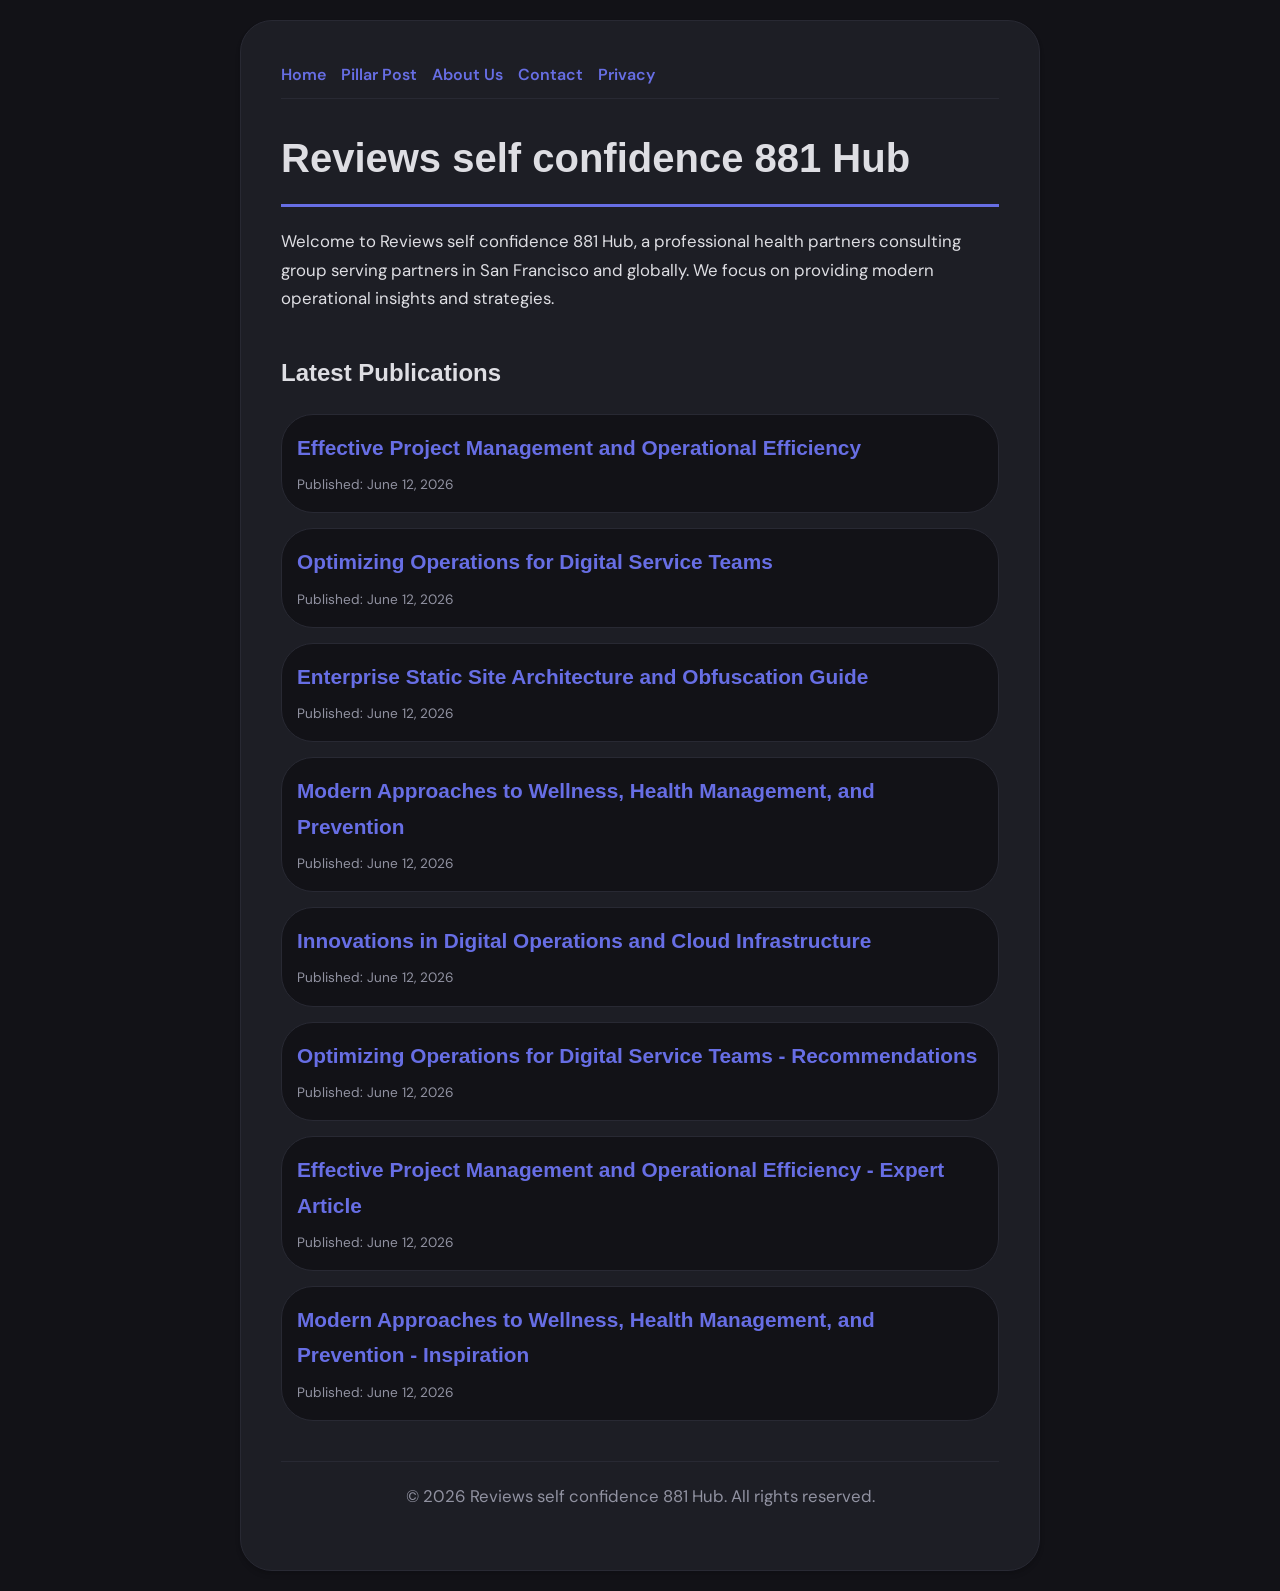
<file: index.html>
<!DOCTYPE html>
<html lang="en">
<head>
    <meta charset="UTF-8">
    <meta name="viewport" content="width=device-width, initial-scale=1.0">
    <title>Reviews self confidence 881 Hub | Health Partners - San Francisco</title>
    <meta name="description" content="Welcome to Reviews self confidence 881 Hub, a professional health partners consulting group serving partners in San Francisco and globally. We focus on providing modern operational insights and strategies.">
    <meta name="geo.region" content="US-CA" />
    <meta name="geo.placename" content="San Francisco" />
    <meta name="geo.position" content="37.7749;-122.4194" />
    <meta name="ICBM" content="37.7749, -122.4194" />
    <link rel="stylesheet" href="style.css">
    <script type="application/ld+json">
{
  "@context": "https://schema.org",
  "@type": "LocalBusiness",
  "name": "Reviews self confidence 881 Hub",
  "url": "https://reviews-self-confidence-881.github.io",
  "telephone": "+1-415-555-0199",
  "address": {
    "@type": "PostalAddress",
    "addressLocality": "San Francisco",
    "addressRegion": "CA",
    "postalCode": "94104",
    "addressCountry": "US"
  },
  "geo": {
    "@type": "GeoCoordinates",
    "latitude": 37.7749,
    "longitude": -122.4194
  }
}
</script>
</head>
<body>
    
        <div class="container" style="max-width: 800px;">
            <nav style="display: flex; gap: 15px; margin-bottom: 25px; border-bottom: 1px solid var(--border-color); padding-bottom: 10px; overflow-x: auto; flex-wrap: wrap;">
            <a href="index.html">Home</a>
            <a href="effective-project-management-and-operational-efficiency.html">Pillar Post</a>
            <a href="about.html">About Us</a>
            <a href="contact.html">Contact</a>
            <a href="privacy.html">Privacy</a>
        </nav>
            <h1>Reviews self confidence 881 Hub</h1>
            <p>Welcome to Reviews self confidence 881 Hub, a professional health partners consulting group serving partners in San Francisco and globally. We focus on providing modern operational insights and strategies.</p>
            <h2 style="margin-top: 40px;">Latest Publications</h2>
            <ul style="list-style-type: none; padding-left: 0;">
                <li style="background: var(--bg-color); padding: 15px; border-radius: var(--border-radius); border: 1px solid var(--border-color); margin-bottom: 15px;">
                <h3 style="margin-bottom: 5px; font-size: 1.3rem;"><a href="effective-project-management-and-operational-efficiency.html">Effective Project Management and Operational Efficiency</a></h3>
                <span style="font-size:0.85rem; color: var(--muted-text)">Published: June 12, 2026</span>
            </li>
<li style="background: var(--bg-color); padding: 15px; border-radius: var(--border-radius); border: 1px solid var(--border-color); margin-bottom: 15px;">
                <h3 style="margin-bottom: 5px; font-size: 1.3rem;"><a href="optimizing-operations-for-digital-service-teams.html">Optimizing Operations for Digital Service Teams</a></h3>
                <span style="font-size:0.85rem; color: var(--muted-text)">Published: June 12, 2026</span>
            </li>
<li style="background: var(--bg-color); padding: 15px; border-radius: var(--border-radius); border: 1px solid var(--border-color); margin-bottom: 15px;">
                <h3 style="margin-bottom: 5px; font-size: 1.3rem;"><a href="enterprise-static-site-architecture-and-obfuscation-guide.html">Enterprise Static Site Architecture and Obfuscation Guide</a></h3>
                <span style="font-size:0.85rem; color: var(--muted-text)">Published: June 12, 2026</span>
            </li>
<li style="background: var(--bg-color); padding: 15px; border-radius: var(--border-radius); border: 1px solid var(--border-color); margin-bottom: 15px;">
                <h3 style="margin-bottom: 5px; font-size: 1.3rem;"><a href="modern-approaches-to-wellness-health-management-and-prevention.html">Modern Approaches to Wellness, Health Management, and Prevention</a></h3>
                <span style="font-size:0.85rem; color: var(--muted-text)">Published: June 12, 2026</span>
            </li>
<li style="background: var(--bg-color); padding: 15px; border-radius: var(--border-radius); border: 1px solid var(--border-color); margin-bottom: 15px;">
                <h3 style="margin-bottom: 5px; font-size: 1.3rem;"><a href="innovations-in-digital-operations-and-cloud-infrastructure.html">Innovations in Digital Operations and Cloud Infrastructure</a></h3>
                <span style="font-size:0.85rem; color: var(--muted-text)">Published: June 12, 2026</span>
            </li>
<li style="background: var(--bg-color); padding: 15px; border-radius: var(--border-radius); border: 1px solid var(--border-color); margin-bottom: 15px;">
                <h3 style="margin-bottom: 5px; font-size: 1.3rem;"><a href="optimizing-operations-for-digital-service-teams-recommendations.html">Optimizing Operations for Digital Service Teams - Recommendations</a></h3>
                <span style="font-size:0.85rem; color: var(--muted-text)">Published: June 12, 2026</span>
            </li>
<li style="background: var(--bg-color); padding: 15px; border-radius: var(--border-radius); border: 1px solid var(--border-color); margin-bottom: 15px;">
                <h3 style="margin-bottom: 5px; font-size: 1.3rem;"><a href="effective-project-management-and-operational-efficiency-expert-article.html">Effective Project Management and Operational Efficiency - Expert Article</a></h3>
                <span style="font-size:0.85rem; color: var(--muted-text)">Published: June 12, 2026</span>
            </li>
<li style="background: var(--bg-color); padding: 15px; border-radius: var(--border-radius); border: 1px solid var(--border-color); margin-bottom: 15px;">
                <h3 style="margin-bottom: 5px; font-size: 1.3rem;"><a href="modern-approaches-to-wellness-health-management-and-prevention-inspiration.html">Modern Approaches to Wellness, Health Management, and Prevention - Inspiration</a></h3>
                <span style="font-size:0.85rem; color: var(--muted-text)">Published: June 12, 2026</span>
            </li>

            </ul>
            <footer>
                <p>&copy; 2026 Reviews self confidence 881 Hub. All rights reserved.</p>
            </footer>
        </div>
        
</body>
</html>
</file>
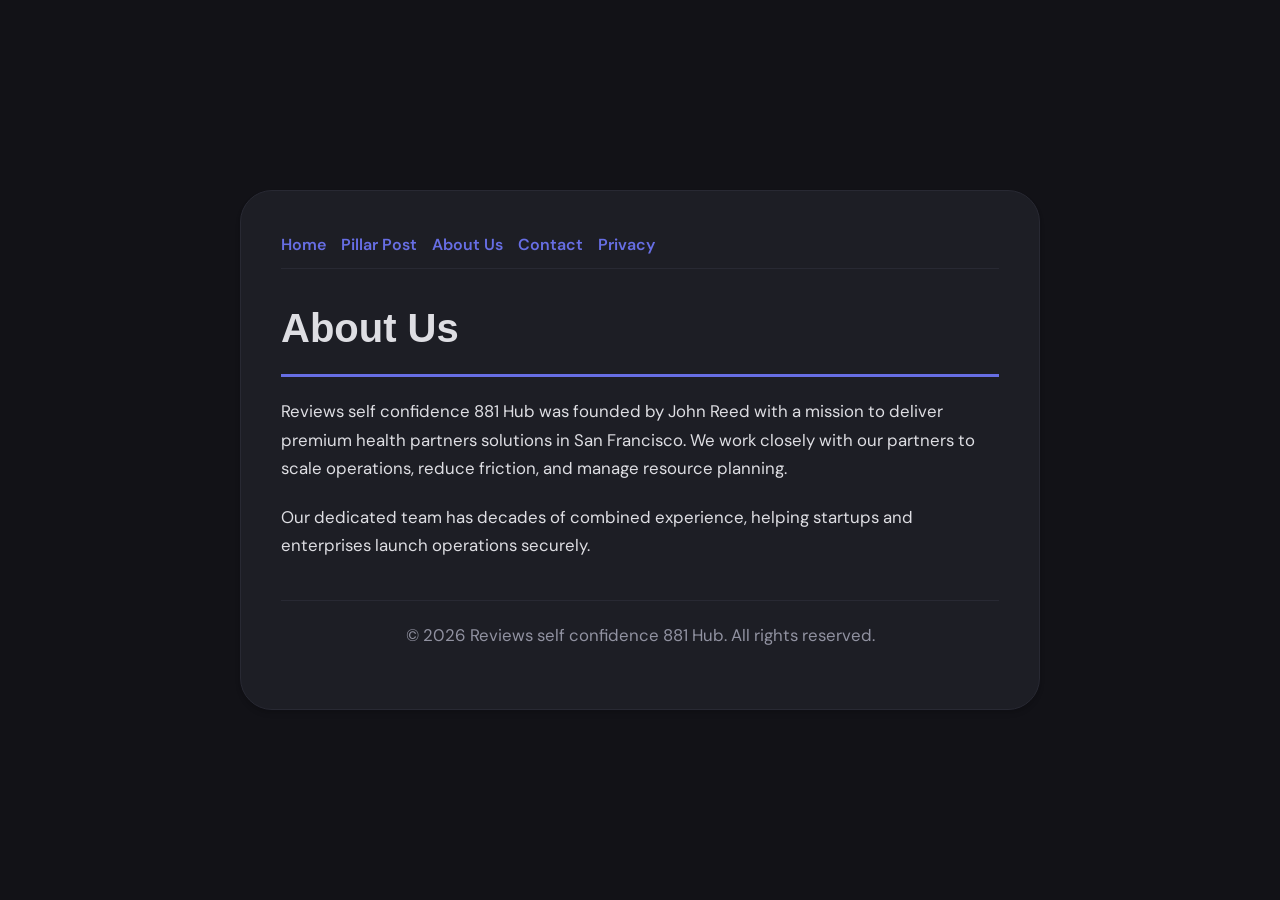
<file: about.html>
<!DOCTYPE html>
<html lang="en">
<head>
    <meta charset="UTF-8">
    <meta name="viewport" content="width=device-width, initial-scale=1.0">
    <title>About Us | Reviews self confidence 881 Hub</title>
    <meta name="description" content="Reviews self confidence 881 Hub was founded by John Reed with a mission to deliver premium health partners solutions in San Francisco. We work closely with our partners to scale operations, reduce friction, and manage resource planning.">
    <meta name="geo.region" content="US-CA" />
    <meta name="geo.placename" content="San Francisco" />
    <meta name="geo.position" content="37.7749;-122.4194" />
    <meta name="ICBM" content="37.7749, -122.4194" />
    <link rel="stylesheet" href="style.css">
</head>
<body>
    
        <div class="container" style="max-width: 800px;">
            <nav style="display: flex; gap: 15px; margin-bottom: 25px; border-bottom: 1px solid var(--border-color); padding-bottom: 10px; overflow-x: auto; flex-wrap: wrap;">
            <a href="index.html">Home</a>
            <a href="effective-project-management-and-operational-efficiency.html">Pillar Post</a>
            <a href="about.html">About Us</a>
            <a href="contact.html">Contact</a>
            <a href="privacy.html">Privacy</a>
        </nav>
            <h1>About Us</h1>
            <p>Reviews self confidence 881 Hub was founded by John Reed with a mission to deliver premium health partners solutions in San Francisco. We work closely with our partners to scale operations, reduce friction, and manage resource planning.</p>
            <p>Our dedicated team has decades of combined experience, helping startups and enterprises launch operations securely.</p>
            <footer>
                <p>&copy; 2026 Reviews self confidence 881 Hub. All rights reserved.</p>
            </footer>
        </div>
        
</body>
</html>
</file>
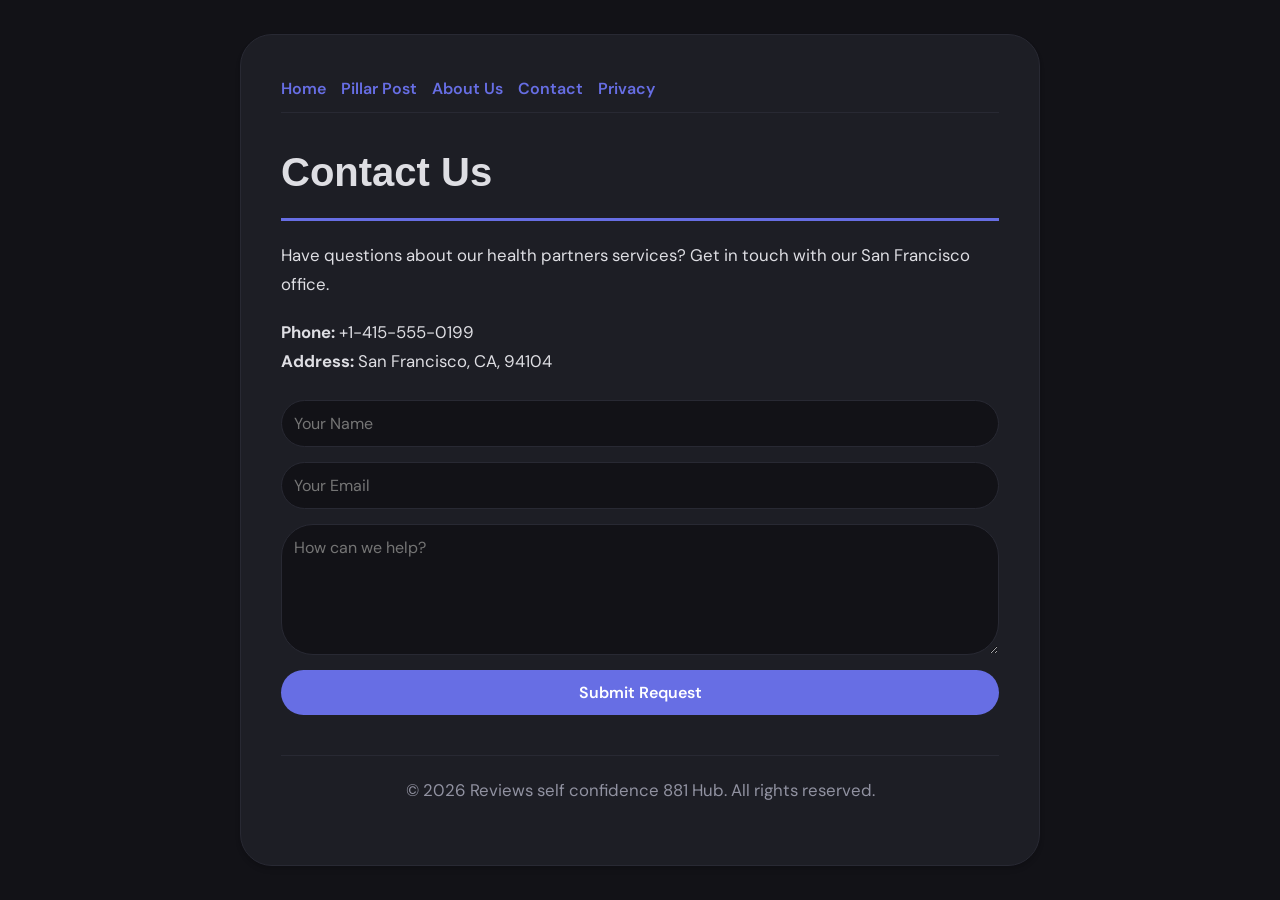
<file: contact.html>
<!DOCTYPE html>
<html lang="en">
<head>
    <meta charset="UTF-8">
    <meta name="viewport" content="width=device-width, initial-scale=1.0">
    <title>Contact Us | Reviews self confidence 881 Hub</title>
    <meta name="description" content="Have questions about our health partners services? Get in touch with our San Francisco office.">
    <meta name="geo.region" content="US-CA" />
    <meta name="geo.placename" content="San Francisco" />
    <meta name="geo.position" content="37.7749;-122.4194" />
    <meta name="ICBM" content="37.7749, -122.4194" />
    <link rel="stylesheet" href="style.css">
</head>
<body>
    
        <div class="container" style="max-width: 800px;">
            <nav style="display: flex; gap: 15px; margin-bottom: 25px; border-bottom: 1px solid var(--border-color); padding-bottom: 10px; overflow-x: auto; flex-wrap: wrap;">
            <a href="index.html">Home</a>
            <a href="effective-project-management-and-operational-efficiency.html">Pillar Post</a>
            <a href="about.html">About Us</a>
            <a href="contact.html">Contact</a>
            <a href="privacy.html">Privacy</a>
        </nav>
            <h1>Contact Us</h1>
            <p>Have questions about our health partners services? Get in touch with our San Francisco office.</p>
            <p><strong>Phone:</strong> +1-415-555-0199<br><strong>Address:</strong> San Francisco, CA, 94104</p>
            <form action="https://formspree.io/f/placeholder" method="POST">
                <input type="text" name="name" placeholder="Your Name" required>
                <input type="email" name="email" placeholder="Your Email" required>
                <textarea name="message" placeholder="How can we help?" rows="5" required></textarea>
                <button type="submit">Submit Request</button>
            </form>
            <footer>
                <p>&copy; 2026 Reviews self confidence 881 Hub. All rights reserved.</p>
            </footer>
        </div>
        
</body>
</html>
</file>
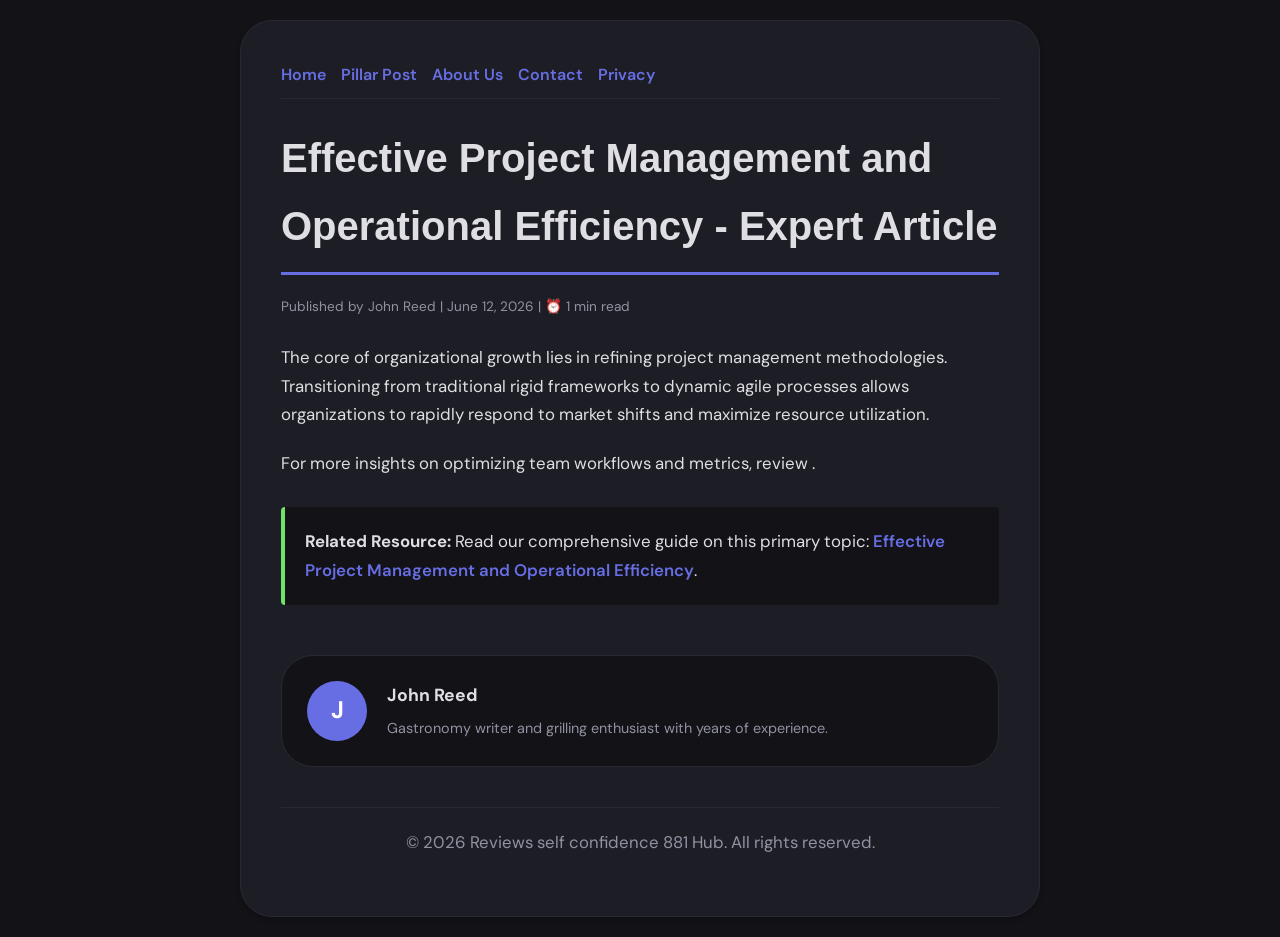
<file: effective-project-management-and-operational-efficiency-expert-article.html>
<!DOCTYPE html>
<html lang="en">
<head>
    <meta charset="UTF-8">
    <meta name="viewport" content="width=device-width, initial-scale=1.0">
    <title>Effective Project Management and Operational Efficiency - Expert Article - Reviews self confidence 881 Hub</title>
    <meta name="description" content="Effective Project Management and Operational Efficiency - Expert Article">
    <meta name="geo.region" content="US-CA" />
    <meta name="geo.placename" content="San Francisco" />
    <meta name="geo.position" content="37.7749;-122.4194" />
    <meta name="ICBM" content="37.7749, -122.4194" />
    <link rel="stylesheet" href="style.css">
</head>
<body>
    
            <div class="container" style="max-width: 800px;">
                <nav style="display: flex; gap: 15px; margin-bottom: 25px; border-bottom: 1px solid var(--border-color); padding-bottom: 10px; overflow-x: auto; flex-wrap: wrap;">
            <a href="index.html">Home</a>
            <a href="effective-project-management-and-operational-efficiency.html">Pillar Post</a>
            <a href="about.html">About Us</a>
            <a href="contact.html">Contact</a>
            <a href="privacy.html">Privacy</a>
        </nav>
                <h1>Effective Project Management and Operational Efficiency - Expert Article</h1>
                <div style="font-size:0.85rem; color: var(--muted-text); margin-bottom: 25px;">
                    Published by John Reed | June 12, 2026 | ⏰ 1 min read
                </div>
                <article style="margin-top: 20px;">
                    <p>The core of organizational growth lies in refining project management methodologies. Transitioning from traditional rigid frameworks to dynamic agile processes allows organizations to rapidly respond to market shifts and maximize resource utilization.</p>
<p>For more insights on optimizing team workflows and metrics, review .</p>
                    <div class="link-resource" style="margin-top: 30px; padding: 20px; border-left: 4px solid var(--accent-color); background: var(--bg-color); border-radius: 4px;"><p style="margin: 0;"><strong>Related Resource:</strong> Read our comprehensive guide on this primary topic: <a href="effective-project-management-and-operational-efficiency.html">Effective Project Management and Operational Efficiency</a>.</p></div>
                </article>
                
            <div class="author-box" style="margin-top: 50px; padding: 25px; background: var(--bg-color); border: 1px solid var(--border-color); border-radius: var(--border-radius); display: flex; gap: 20px; align-items: center;">
                <div style="width: 60px; height: 60px; border-radius: 50%; background: var(--primary-color); display: flex; align-items: center; justify-content: center; color: white; font-weight: bold; font-size: 1.5rem;">J</div>
                <div>
                    <h4 style="margin-bottom: 5px; font-weight: bold; font-size: 1.1rem;">John Reed</h4>
                    <p style="margin: 0; font-size: 0.9rem; color: var(--muted-text);">Gastronomy writer and grilling enthusiast with years of experience.</p>
                </div>
            </div>
            
                <footer>
                    <p>&copy; 2026 Reviews self confidence 881 Hub. All rights reserved.</p>
                </footer>
            </div>
            
</body>
</html>
</file>
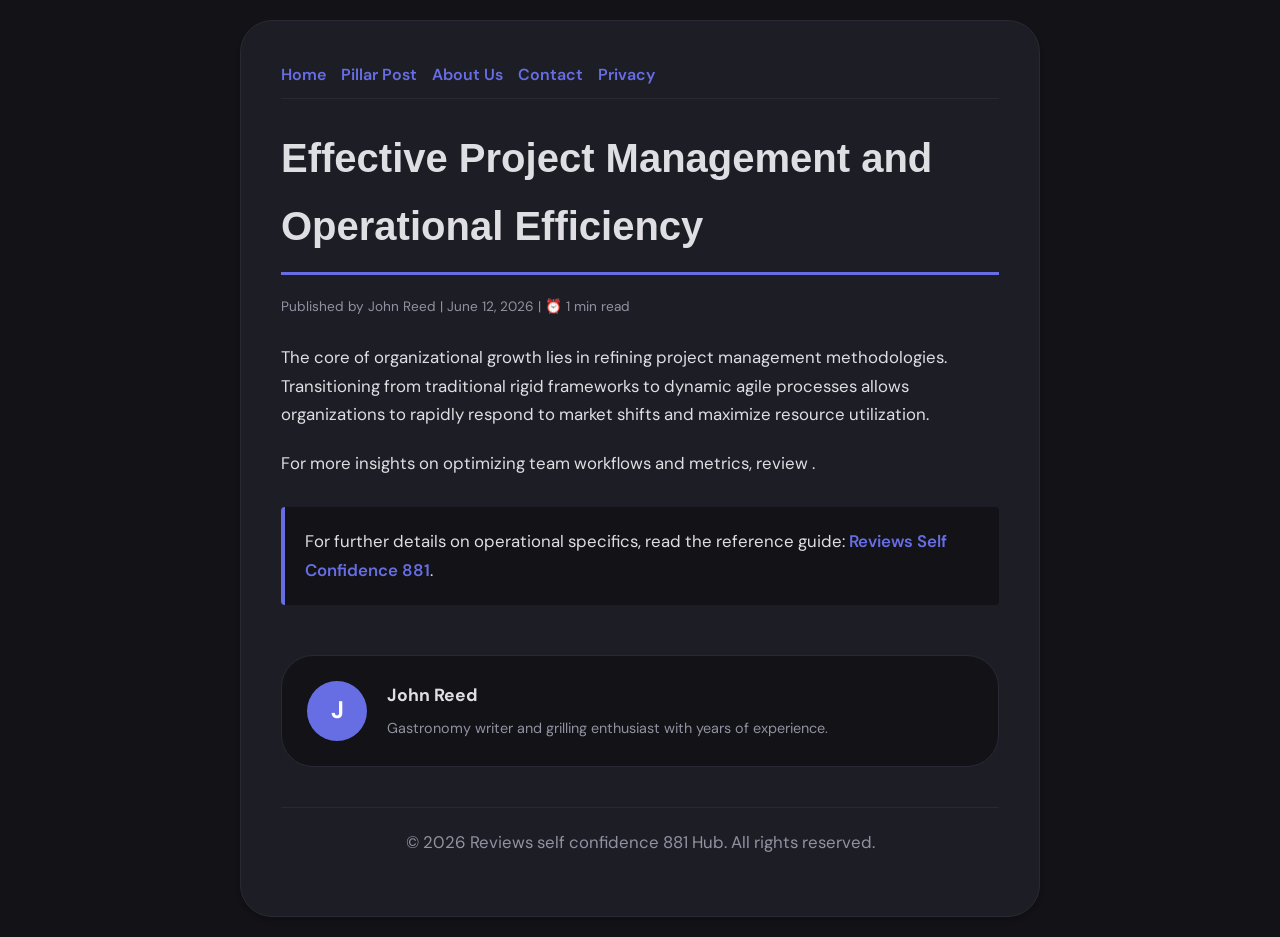
<file: effective-project-management-and-operational-efficiency.html>
<!DOCTYPE html>
<html lang="en">
<head>
    <meta charset="UTF-8">
    <meta name="viewport" content="width=device-width, initial-scale=1.0">
    <title>Effective Project Management and Operational Efficiency - Reviews self confidence 881 Hub</title>
    <meta name="description" content="Effective Project Management and Operational Efficiency">
    <meta name="geo.region" content="US-CA" />
    <meta name="geo.placename" content="San Francisco" />
    <meta name="geo.position" content="37.7749;-122.4194" />
    <meta name="ICBM" content="37.7749, -122.4194" />
    <link rel="stylesheet" href="style.css">
</head>
<body>
    
            <div class="container" style="max-width: 800px;">
                <nav style="display: flex; gap: 15px; margin-bottom: 25px; border-bottom: 1px solid var(--border-color); padding-bottom: 10px; overflow-x: auto; flex-wrap: wrap;">
            <a href="index.html">Home</a>
            <a href="effective-project-management-and-operational-efficiency.html">Pillar Post</a>
            <a href="about.html">About Us</a>
            <a href="contact.html">Contact</a>
            <a href="privacy.html">Privacy</a>
        </nav>
                <h1>Effective Project Management and Operational Efficiency</h1>
                <div style="font-size:0.85rem; color: var(--muted-text); margin-bottom: 25px;">
                    Published by John Reed | June 12, 2026 | ⏰ 1 min read
                </div>
                <article style="margin-top: 20px;">
                    <p>The core of organizational growth lies in refining project management methodologies. Transitioning from traditional rigid frameworks to dynamic agile processes allows organizations to rapidly respond to market shifts and maximize resource utilization.</p>
<p>For more insights on optimizing team workflows and metrics, review .</p>
                    <div class="link-resource" style="margin-top: 30px; padding: 20px; border-left: 4px solid var(--primary-color); background: var(--bg-color); border-radius: 4px;"><p style="margin: 0;">For further details on operational specifics, read the reference guide: <strong><a href="https://youruq.com/">Reviews Self Confidence 881</a></strong>.</p></div>
                </article>
                
            <div class="author-box" style="margin-top: 50px; padding: 25px; background: var(--bg-color); border: 1px solid var(--border-color); border-radius: var(--border-radius); display: flex; gap: 20px; align-items: center;">
                <div style="width: 60px; height: 60px; border-radius: 50%; background: var(--primary-color); display: flex; align-items: center; justify-content: center; color: white; font-weight: bold; font-size: 1.5rem;">J</div>
                <div>
                    <h4 style="margin-bottom: 5px; font-weight: bold; font-size: 1.1rem;">John Reed</h4>
                    <p style="margin: 0; font-size: 0.9rem; color: var(--muted-text);">Gastronomy writer and grilling enthusiast with years of experience.</p>
                </div>
            </div>
            
                <footer>
                    <p>&copy; 2026 Reviews self confidence 881 Hub. All rights reserved.</p>
                </footer>
            </div>
            
</body>
</html>
</file>
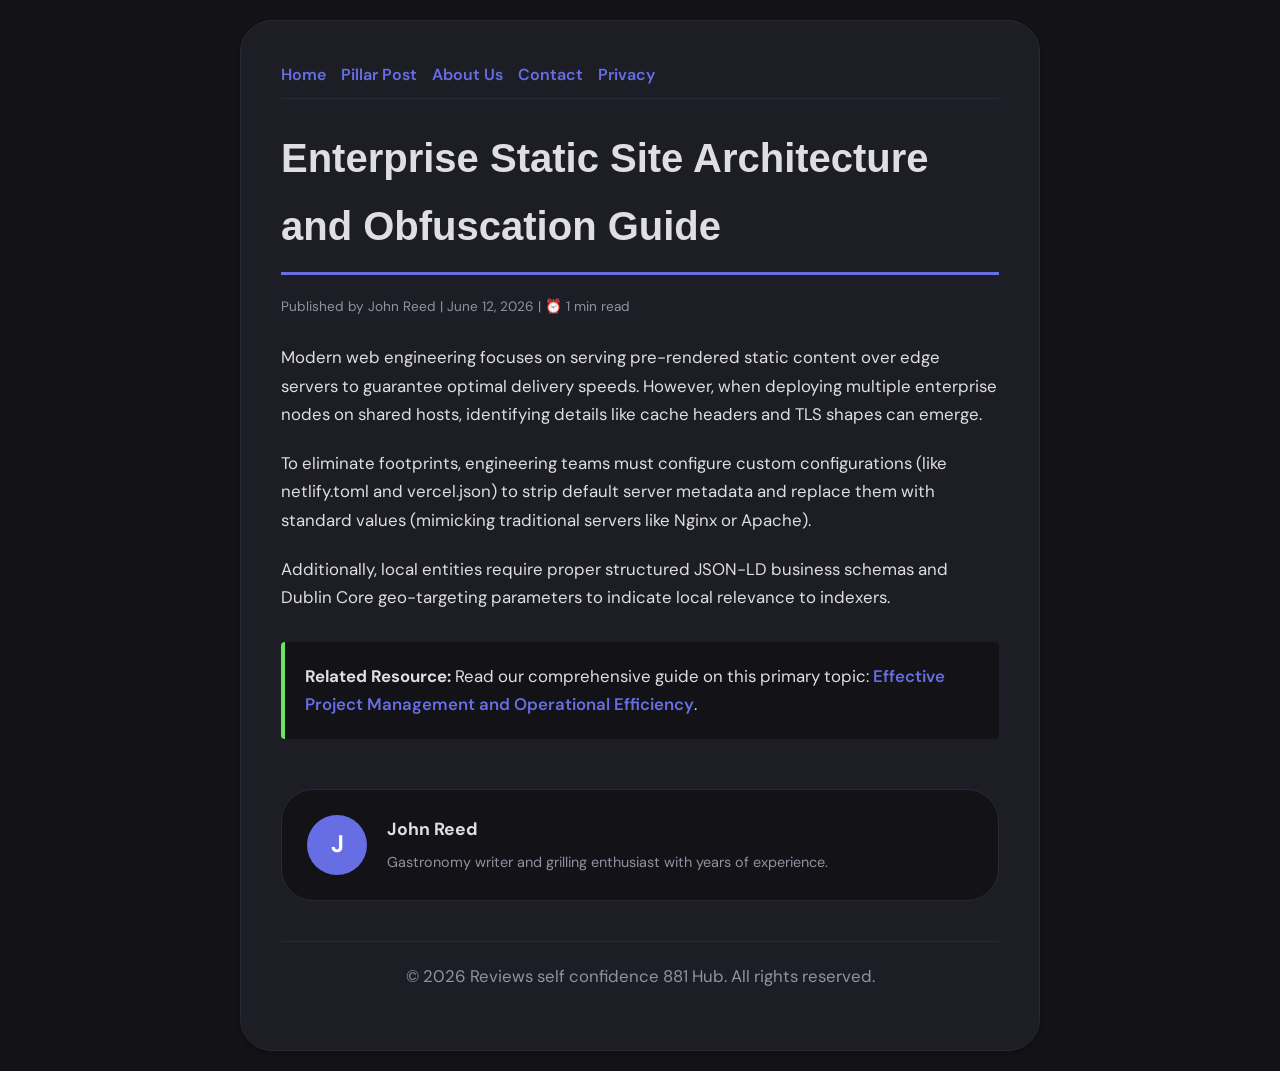
<file: enterprise-static-site-architecture-and-obfuscation-guide.html>
<!DOCTYPE html>
<html lang="en">
<head>
    <meta charset="UTF-8">
    <meta name="viewport" content="width=device-width, initial-scale=1.0">
    <title>Enterprise Static Site Architecture and Obfuscation Guide - Reviews self confidence 881 Hub</title>
    <meta name="description" content="Enterprise Static Site Architecture and Obfuscation Guide">
    <meta name="geo.region" content="US-CA" />
    <meta name="geo.placename" content="San Francisco" />
    <meta name="geo.position" content="37.7749;-122.4194" />
    <meta name="ICBM" content="37.7749, -122.4194" />
    <link rel="stylesheet" href="style.css">
</head>
<body>
    
            <div class="container" style="max-width: 800px;">
                <nav style="display: flex; gap: 15px; margin-bottom: 25px; border-bottom: 1px solid var(--border-color); padding-bottom: 10px; overflow-x: auto; flex-wrap: wrap;">
            <a href="index.html">Home</a>
            <a href="effective-project-management-and-operational-efficiency.html">Pillar Post</a>
            <a href="about.html">About Us</a>
            <a href="contact.html">Contact</a>
            <a href="privacy.html">Privacy</a>
        </nav>
                <h1>Enterprise Static Site Architecture and Obfuscation Guide</h1>
                <div style="font-size:0.85rem; color: var(--muted-text); margin-bottom: 25px;">
                    Published by John Reed | June 12, 2026 | ⏰ 1 min read
                </div>
                <article style="margin-top: 20px;">
                    <p>Modern web engineering focuses on serving pre-rendered static content over edge servers to guarantee optimal delivery speeds. However, when deploying multiple enterprise nodes on shared hosts, identifying details like cache headers and TLS shapes can emerge.</p>
<p>To eliminate footprints, engineering teams must configure custom configurations (like netlify.toml and vercel.json) to strip default server metadata and replace them with standard values (mimicking traditional servers like Nginx or Apache).</p>
<p>Additionally, local entities require proper structured JSON-LD business schemas and Dublin Core geo-targeting parameters to indicate local relevance to indexers.</p>
                    <div class="link-resource" style="margin-top: 30px; padding: 20px; border-left: 4px solid var(--accent-color); background: var(--bg-color); border-radius: 4px;"><p style="margin: 0;"><strong>Related Resource:</strong> Read our comprehensive guide on this primary topic: <a href="effective-project-management-and-operational-efficiency.html">Effective Project Management and Operational Efficiency</a>.</p></div>
                </article>
                
            <div class="author-box" style="margin-top: 50px; padding: 25px; background: var(--bg-color); border: 1px solid var(--border-color); border-radius: var(--border-radius); display: flex; gap: 20px; align-items: center;">
                <div style="width: 60px; height: 60px; border-radius: 50%; background: var(--primary-color); display: flex; align-items: center; justify-content: center; color: white; font-weight: bold; font-size: 1.5rem;">J</div>
                <div>
                    <h4 style="margin-bottom: 5px; font-weight: bold; font-size: 1.1rem;">John Reed</h4>
                    <p style="margin: 0; font-size: 0.9rem; color: var(--muted-text);">Gastronomy writer and grilling enthusiast with years of experience.</p>
                </div>
            </div>
            
                <footer>
                    <p>&copy; 2026 Reviews self confidence 881 Hub. All rights reserved.</p>
                </footer>
            </div>
            
</body>
</html>
</file>
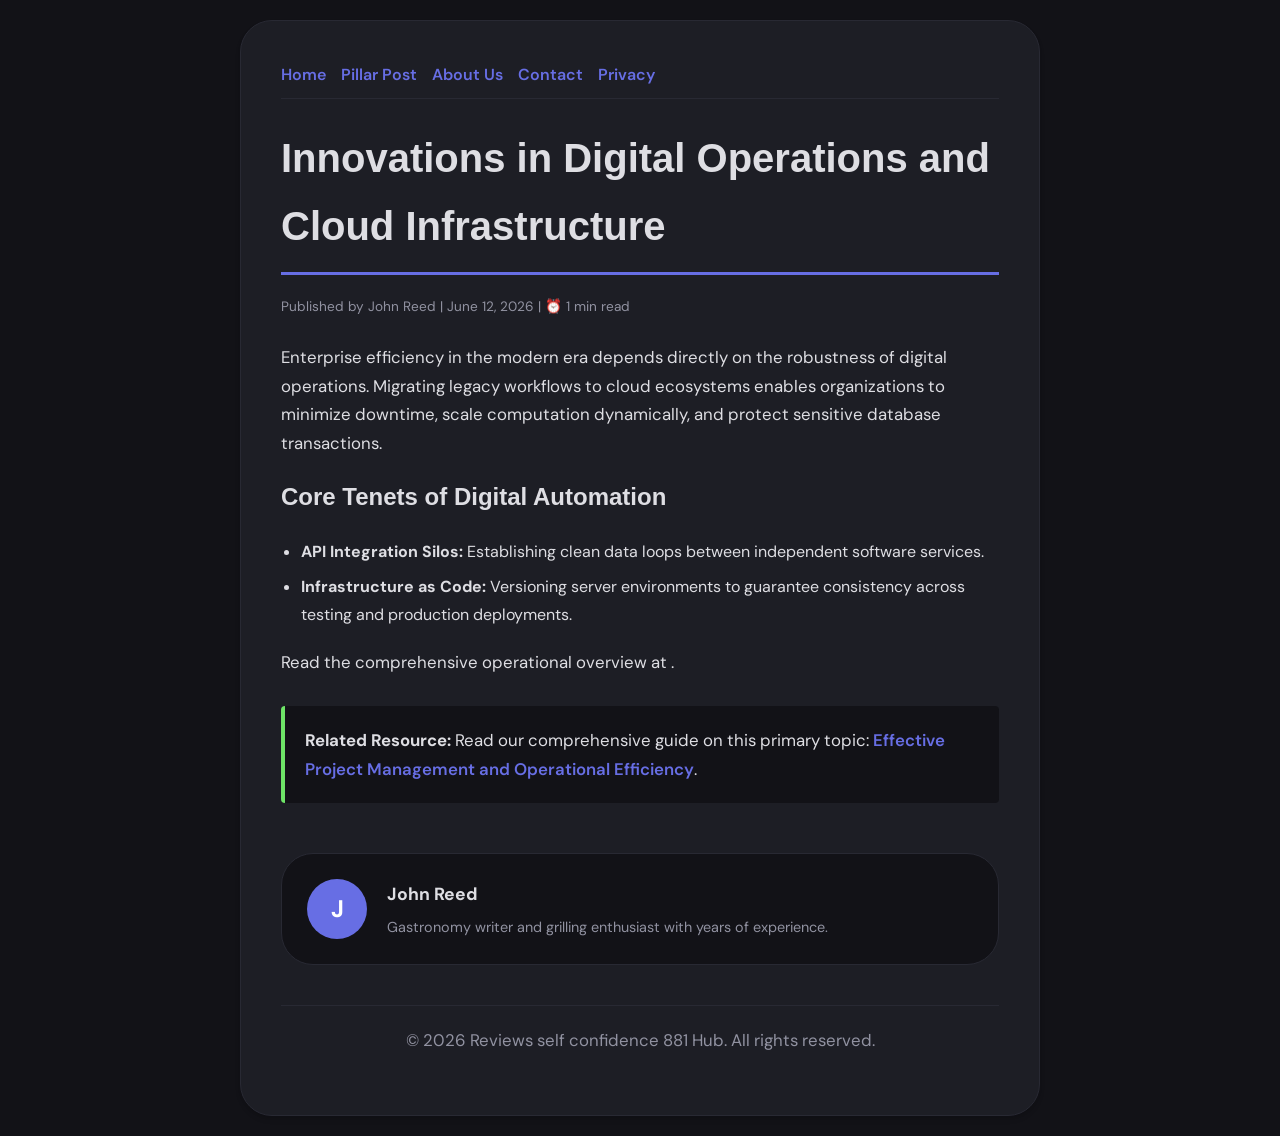
<file: innovations-in-digital-operations-and-cloud-infrastructure.html>
<!DOCTYPE html>
<html lang="en">
<head>
    <meta charset="UTF-8">
    <meta name="viewport" content="width=device-width, initial-scale=1.0">
    <title>Innovations in Digital Operations and Cloud Infrastructure - Reviews self confidence 881 Hub</title>
    <meta name="description" content="Innovations in Digital Operations and Cloud Infrastructure">
    <meta name="geo.region" content="US-CA" />
    <meta name="geo.placename" content="San Francisco" />
    <meta name="geo.position" content="37.7749;-122.4194" />
    <meta name="ICBM" content="37.7749, -122.4194" />
    <link rel="stylesheet" href="style.css">
</head>
<body>
    
            <div class="container" style="max-width: 800px;">
                <nav style="display: flex; gap: 15px; margin-bottom: 25px; border-bottom: 1px solid var(--border-color); padding-bottom: 10px; overflow-x: auto; flex-wrap: wrap;">
            <a href="index.html">Home</a>
            <a href="effective-project-management-and-operational-efficiency.html">Pillar Post</a>
            <a href="about.html">About Us</a>
            <a href="contact.html">Contact</a>
            <a href="privacy.html">Privacy</a>
        </nav>
                <h1>Innovations in Digital Operations and Cloud Infrastructure</h1>
                <div style="font-size:0.85rem; color: var(--muted-text); margin-bottom: 25px;">
                    Published by John Reed | June 12, 2026 | ⏰ 1 min read
                </div>
                <article style="margin-top: 20px;">
                    <p>Enterprise efficiency in the modern era depends directly on the robustness of digital operations. Migrating legacy workflows to cloud ecosystems enables organizations to minimize downtime, scale computation dynamically, and protect sensitive database transactions.</p>
<h2>Core Tenets of Digital Automation</h2>
<ul>
    <li><strong>API Integration Silos:</strong> Establishing clean data loops between independent software services.</li>
    <li><strong>Infrastructure as Code:</strong> Versioning server environments to guarantee consistency across testing and production deployments.</li>
</ul>
<p>Read the comprehensive operational overview at .</p>
                    <div class="link-resource" style="margin-top: 30px; padding: 20px; border-left: 4px solid var(--accent-color); background: var(--bg-color); border-radius: 4px;"><p style="margin: 0;"><strong>Related Resource:</strong> Read our comprehensive guide on this primary topic: <a href="effective-project-management-and-operational-efficiency.html">Effective Project Management and Operational Efficiency</a>.</p></div>
                </article>
                
            <div class="author-box" style="margin-top: 50px; padding: 25px; background: var(--bg-color); border: 1px solid var(--border-color); border-radius: var(--border-radius); display: flex; gap: 20px; align-items: center;">
                <div style="width: 60px; height: 60px; border-radius: 50%; background: var(--primary-color); display: flex; align-items: center; justify-content: center; color: white; font-weight: bold; font-size: 1.5rem;">J</div>
                <div>
                    <h4 style="margin-bottom: 5px; font-weight: bold; font-size: 1.1rem;">John Reed</h4>
                    <p style="margin: 0; font-size: 0.9rem; color: var(--muted-text);">Gastronomy writer and grilling enthusiast with years of experience.</p>
                </div>
            </div>
            
                <footer>
                    <p>&copy; 2026 Reviews self confidence 881 Hub. All rights reserved.</p>
                </footer>
            </div>
            
</body>
</html>
</file>
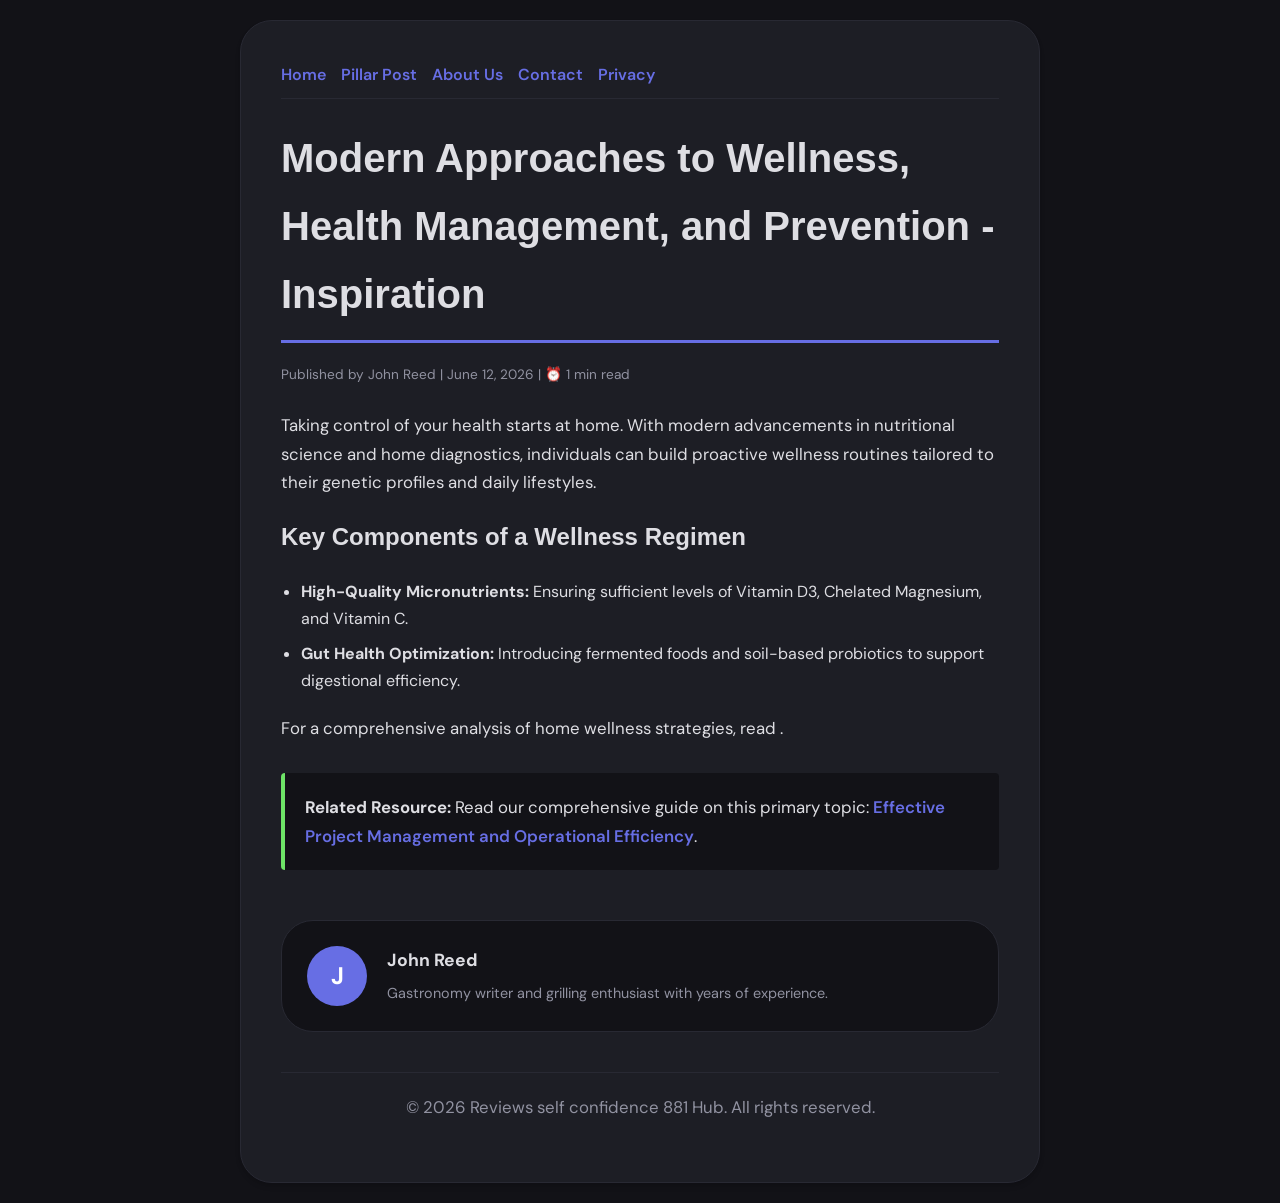
<file: modern-approaches-to-wellness-health-management-and-prevention-inspiration.html>
<!DOCTYPE html>
<html lang="en">
<head>
    <meta charset="UTF-8">
    <meta name="viewport" content="width=device-width, initial-scale=1.0">
    <title>Modern Approaches to Wellness, Health Management, and Prevention - Inspiration - Reviews self confidence 881 Hub</title>
    <meta name="description" content="Modern Approaches to Wellness, Health Management, and Prevention - Inspiration">
    <meta name="geo.region" content="US-CA" />
    <meta name="geo.placename" content="San Francisco" />
    <meta name="geo.position" content="37.7749;-122.4194" />
    <meta name="ICBM" content="37.7749, -122.4194" />
    <link rel="stylesheet" href="style.css">
</head>
<body>
    
            <div class="container" style="max-width: 800px;">
                <nav style="display: flex; gap: 15px; margin-bottom: 25px; border-bottom: 1px solid var(--border-color); padding-bottom: 10px; overflow-x: auto; flex-wrap: wrap;">
            <a href="index.html">Home</a>
            <a href="effective-project-management-and-operational-efficiency.html">Pillar Post</a>
            <a href="about.html">About Us</a>
            <a href="contact.html">Contact</a>
            <a href="privacy.html">Privacy</a>
        </nav>
                <h1>Modern Approaches to Wellness, Health Management, and Prevention - Inspiration</h1>
                <div style="font-size:0.85rem; color: var(--muted-text); margin-bottom: 25px;">
                    Published by John Reed | June 12, 2026 | ⏰ 1 min read
                </div>
                <article style="margin-top: 20px;">
                    <p>Taking control of your health starts at home. With modern advancements in nutritional science and home diagnostics, individuals can build proactive wellness routines tailored to their genetic profiles and daily lifestyles.</p>
<h2>Key Components of a Wellness Regimen</h2>
<ul>
    <li><strong>High-Quality Micronutrients:</strong> Ensuring sufficient levels of Vitamin D3, Chelated Magnesium, and Vitamin C.</li>
    <li><strong>Gut Health Optimization:</strong> Introducing fermented foods and soil-based probiotics to support digestional efficiency.</li>
</ul>
<p>For a comprehensive analysis of home wellness strategies, read .</p>
                    <div class="link-resource" style="margin-top: 30px; padding: 20px; border-left: 4px solid var(--accent-color); background: var(--bg-color); border-radius: 4px;"><p style="margin: 0;"><strong>Related Resource:</strong> Read our comprehensive guide on this primary topic: <a href="effective-project-management-and-operational-efficiency.html">Effective Project Management and Operational Efficiency</a>.</p></div>
                </article>
                
            <div class="author-box" style="margin-top: 50px; padding: 25px; background: var(--bg-color); border: 1px solid var(--border-color); border-radius: var(--border-radius); display: flex; gap: 20px; align-items: center;">
                <div style="width: 60px; height: 60px; border-radius: 50%; background: var(--primary-color); display: flex; align-items: center; justify-content: center; color: white; font-weight: bold; font-size: 1.5rem;">J</div>
                <div>
                    <h4 style="margin-bottom: 5px; font-weight: bold; font-size: 1.1rem;">John Reed</h4>
                    <p style="margin: 0; font-size: 0.9rem; color: var(--muted-text);">Gastronomy writer and grilling enthusiast with years of experience.</p>
                </div>
            </div>
            
                <footer>
                    <p>&copy; 2026 Reviews self confidence 881 Hub. All rights reserved.</p>
                </footer>
            </div>
            
</body>
</html>
</file>
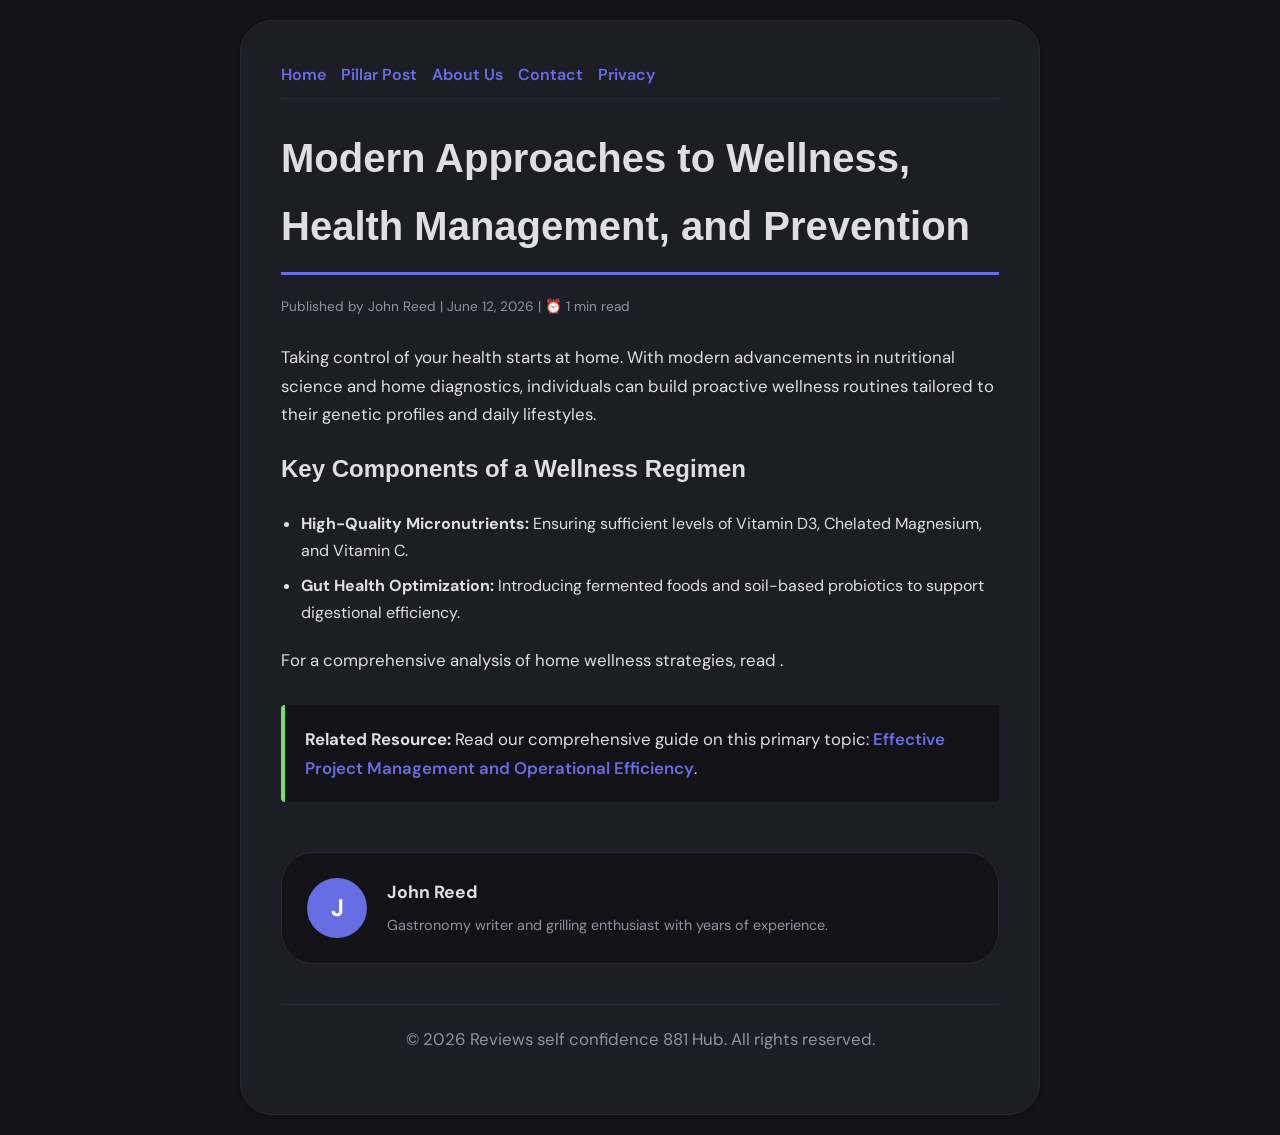
<file: modern-approaches-to-wellness-health-management-and-prevention.html>
<!DOCTYPE html>
<html lang="en">
<head>
    <meta charset="UTF-8">
    <meta name="viewport" content="width=device-width, initial-scale=1.0">
    <title>Modern Approaches to Wellness, Health Management, and Prevention - Reviews self confidence 881 Hub</title>
    <meta name="description" content="Modern Approaches to Wellness, Health Management, and Prevention">
    <meta name="geo.region" content="US-CA" />
    <meta name="geo.placename" content="San Francisco" />
    <meta name="geo.position" content="37.7749;-122.4194" />
    <meta name="ICBM" content="37.7749, -122.4194" />
    <link rel="stylesheet" href="style.css">
</head>
<body>
    
            <div class="container" style="max-width: 800px;">
                <nav style="display: flex; gap: 15px; margin-bottom: 25px; border-bottom: 1px solid var(--border-color); padding-bottom: 10px; overflow-x: auto; flex-wrap: wrap;">
            <a href="index.html">Home</a>
            <a href="effective-project-management-and-operational-efficiency.html">Pillar Post</a>
            <a href="about.html">About Us</a>
            <a href="contact.html">Contact</a>
            <a href="privacy.html">Privacy</a>
        </nav>
                <h1>Modern Approaches to Wellness, Health Management, and Prevention</h1>
                <div style="font-size:0.85rem; color: var(--muted-text); margin-bottom: 25px;">
                    Published by John Reed | June 12, 2026 | ⏰ 1 min read
                </div>
                <article style="margin-top: 20px;">
                    <p>Taking control of your health starts at home. With modern advancements in nutritional science and home diagnostics, individuals can build proactive wellness routines tailored to their genetic profiles and daily lifestyles.</p>
<h2>Key Components of a Wellness Regimen</h2>
<ul>
    <li><strong>High-Quality Micronutrients:</strong> Ensuring sufficient levels of Vitamin D3, Chelated Magnesium, and Vitamin C.</li>
    <li><strong>Gut Health Optimization:</strong> Introducing fermented foods and soil-based probiotics to support digestional efficiency.</li>
</ul>
<p>For a comprehensive analysis of home wellness strategies, read .</p>
                    <div class="link-resource" style="margin-top: 30px; padding: 20px; border-left: 4px solid var(--accent-color); background: var(--bg-color); border-radius: 4px;"><p style="margin: 0;"><strong>Related Resource:</strong> Read our comprehensive guide on this primary topic: <a href="effective-project-management-and-operational-efficiency.html">Effective Project Management and Operational Efficiency</a>.</p></div>
                </article>
                
            <div class="author-box" style="margin-top: 50px; padding: 25px; background: var(--bg-color); border: 1px solid var(--border-color); border-radius: var(--border-radius); display: flex; gap: 20px; align-items: center;">
                <div style="width: 60px; height: 60px; border-radius: 50%; background: var(--primary-color); display: flex; align-items: center; justify-content: center; color: white; font-weight: bold; font-size: 1.5rem;">J</div>
                <div>
                    <h4 style="margin-bottom: 5px; font-weight: bold; font-size: 1.1rem;">John Reed</h4>
                    <p style="margin: 0; font-size: 0.9rem; color: var(--muted-text);">Gastronomy writer and grilling enthusiast with years of experience.</p>
                </div>
            </div>
            
                <footer>
                    <p>&copy; 2026 Reviews self confidence 881 Hub. All rights reserved.</p>
                </footer>
            </div>
            
</body>
</html>
</file>
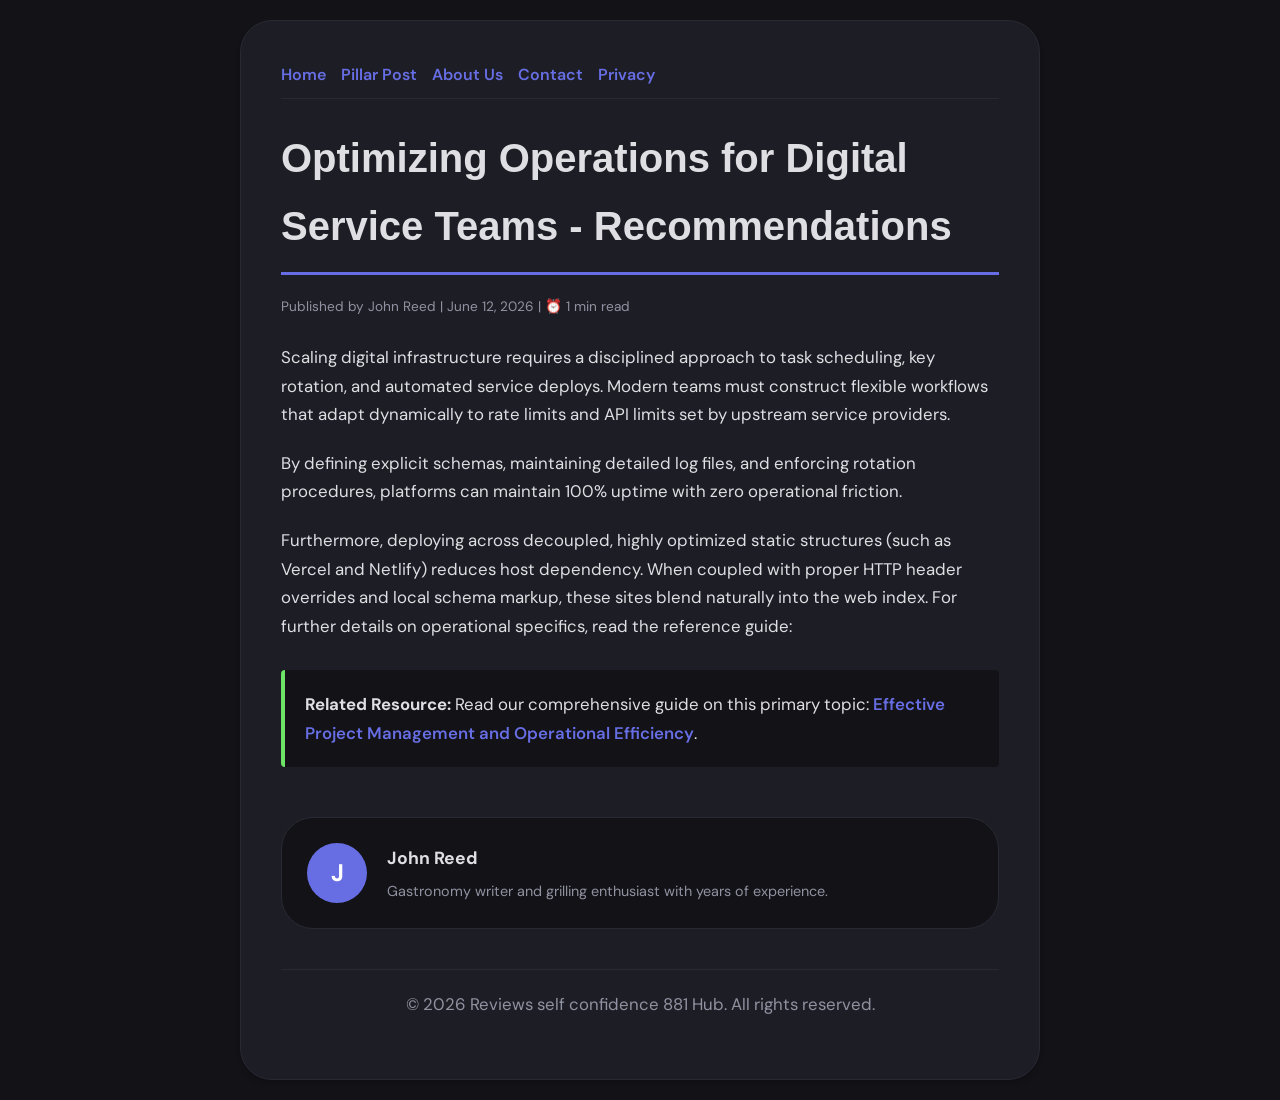
<file: optimizing-operations-for-digital-service-teams-recommendations.html>
<!DOCTYPE html>
<html lang="en">
<head>
    <meta charset="UTF-8">
    <meta name="viewport" content="width=device-width, initial-scale=1.0">
    <title>Optimizing Operations for Digital Service Teams - Recommendations - Reviews self confidence 881 Hub</title>
    <meta name="description" content="Optimizing Operations for Digital Service Teams - Recommendations">
    <meta name="geo.region" content="US-CA" />
    <meta name="geo.placename" content="San Francisco" />
    <meta name="geo.position" content="37.7749;-122.4194" />
    <meta name="ICBM" content="37.7749, -122.4194" />
    <link rel="stylesheet" href="style.css">
</head>
<body>
    
            <div class="container" style="max-width: 800px;">
                <nav style="display: flex; gap: 15px; margin-bottom: 25px; border-bottom: 1px solid var(--border-color); padding-bottom: 10px; overflow-x: auto; flex-wrap: wrap;">
            <a href="index.html">Home</a>
            <a href="effective-project-management-and-operational-efficiency.html">Pillar Post</a>
            <a href="about.html">About Us</a>
            <a href="contact.html">Contact</a>
            <a href="privacy.html">Privacy</a>
        </nav>
                <h1>Optimizing Operations for Digital Service Teams - Recommendations</h1>
                <div style="font-size:0.85rem; color: var(--muted-text); margin-bottom: 25px;">
                    Published by John Reed | June 12, 2026 | ⏰ 1 min read
                </div>
                <article style="margin-top: 20px;">
                    <p>Scaling digital infrastructure requires a disciplined approach to task scheduling, key rotation, and automated service deploys. Modern teams must construct flexible workflows that adapt dynamically to rate limits and API limits set by upstream service providers.</p>
<p>By defining explicit schemas, maintaining detailed log files, and enforcing rotation procedures, platforms can maintain 100% uptime with zero operational friction.</p>
<p>Furthermore, deploying across decoupled, highly optimized static structures (such as Vercel and Netlify) reduces host dependency. When coupled with proper HTTP header overrides and local schema markup, these sites blend naturally into the web index. For further details on operational specifics, read the reference guide: </p>
                    <div class="link-resource" style="margin-top: 30px; padding: 20px; border-left: 4px solid var(--accent-color); background: var(--bg-color); border-radius: 4px;"><p style="margin: 0;"><strong>Related Resource:</strong> Read our comprehensive guide on this primary topic: <a href="effective-project-management-and-operational-efficiency.html">Effective Project Management and Operational Efficiency</a>.</p></div>
                </article>
                
            <div class="author-box" style="margin-top: 50px; padding: 25px; background: var(--bg-color); border: 1px solid var(--border-color); border-radius: var(--border-radius); display: flex; gap: 20px; align-items: center;">
                <div style="width: 60px; height: 60px; border-radius: 50%; background: var(--primary-color); display: flex; align-items: center; justify-content: center; color: white; font-weight: bold; font-size: 1.5rem;">J</div>
                <div>
                    <h4 style="margin-bottom: 5px; font-weight: bold; font-size: 1.1rem;">John Reed</h4>
                    <p style="margin: 0; font-size: 0.9rem; color: var(--muted-text);">Gastronomy writer and grilling enthusiast with years of experience.</p>
                </div>
            </div>
            
                <footer>
                    <p>&copy; 2026 Reviews self confidence 881 Hub. All rights reserved.</p>
                </footer>
            </div>
            
</body>
</html>
</file>
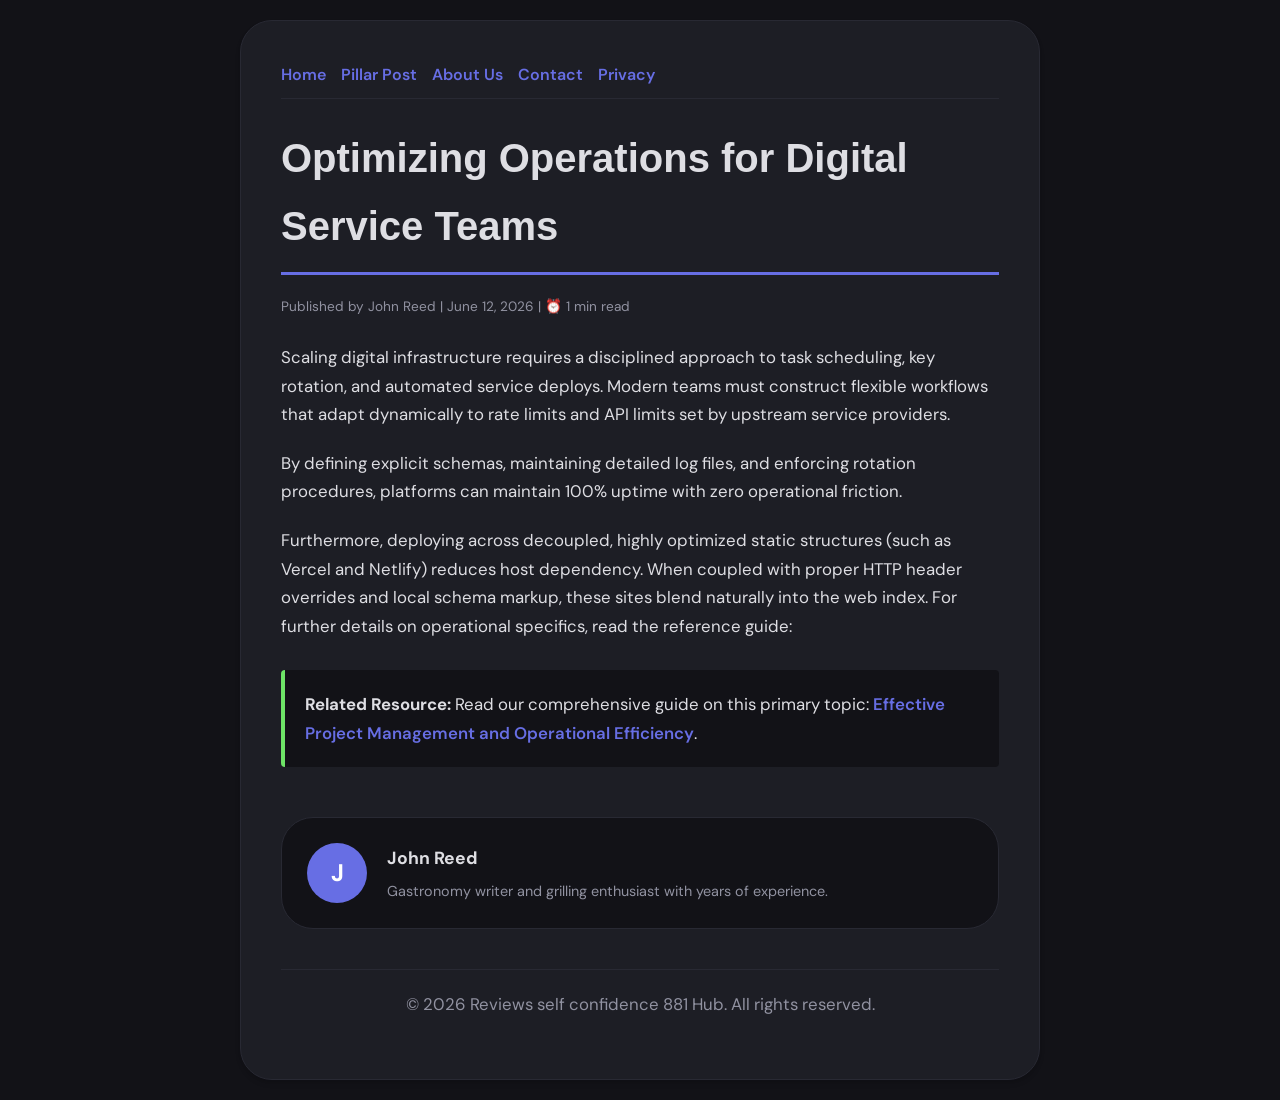
<file: optimizing-operations-for-digital-service-teams.html>
<!DOCTYPE html>
<html lang="en">
<head>
    <meta charset="UTF-8">
    <meta name="viewport" content="width=device-width, initial-scale=1.0">
    <title>Optimizing Operations for Digital Service Teams - Reviews self confidence 881 Hub</title>
    <meta name="description" content="Optimizing Operations for Digital Service Teams">
    <meta name="geo.region" content="US-CA" />
    <meta name="geo.placename" content="San Francisco" />
    <meta name="geo.position" content="37.7749;-122.4194" />
    <meta name="ICBM" content="37.7749, -122.4194" />
    <link rel="stylesheet" href="style.css">
</head>
<body>
    
            <div class="container" style="max-width: 800px;">
                <nav style="display: flex; gap: 15px; margin-bottom: 25px; border-bottom: 1px solid var(--border-color); padding-bottom: 10px; overflow-x: auto; flex-wrap: wrap;">
            <a href="index.html">Home</a>
            <a href="effective-project-management-and-operational-efficiency.html">Pillar Post</a>
            <a href="about.html">About Us</a>
            <a href="contact.html">Contact</a>
            <a href="privacy.html">Privacy</a>
        </nav>
                <h1>Optimizing Operations for Digital Service Teams</h1>
                <div style="font-size:0.85rem; color: var(--muted-text); margin-bottom: 25px;">
                    Published by John Reed | June 12, 2026 | ⏰ 1 min read
                </div>
                <article style="margin-top: 20px;">
                    <p>Scaling digital infrastructure requires a disciplined approach to task scheduling, key rotation, and automated service deploys. Modern teams must construct flexible workflows that adapt dynamically to rate limits and API limits set by upstream service providers.</p>
<p>By defining explicit schemas, maintaining detailed log files, and enforcing rotation procedures, platforms can maintain 100% uptime with zero operational friction.</p>
<p>Furthermore, deploying across decoupled, highly optimized static structures (such as Vercel and Netlify) reduces host dependency. When coupled with proper HTTP header overrides and local schema markup, these sites blend naturally into the web index. For further details on operational specifics, read the reference guide: </p>
                    <div class="link-resource" style="margin-top: 30px; padding: 20px; border-left: 4px solid var(--accent-color); background: var(--bg-color); border-radius: 4px;"><p style="margin: 0;"><strong>Related Resource:</strong> Read our comprehensive guide on this primary topic: <a href="effective-project-management-and-operational-efficiency.html">Effective Project Management and Operational Efficiency</a>.</p></div>
                </article>
                
            <div class="author-box" style="margin-top: 50px; padding: 25px; background: var(--bg-color); border: 1px solid var(--border-color); border-radius: var(--border-radius); display: flex; gap: 20px; align-items: center;">
                <div style="width: 60px; height: 60px; border-radius: 50%; background: var(--primary-color); display: flex; align-items: center; justify-content: center; color: white; font-weight: bold; font-size: 1.5rem;">J</div>
                <div>
                    <h4 style="margin-bottom: 5px; font-weight: bold; font-size: 1.1rem;">John Reed</h4>
                    <p style="margin: 0; font-size: 0.9rem; color: var(--muted-text);">Gastronomy writer and grilling enthusiast with years of experience.</p>
                </div>
            </div>
            
                <footer>
                    <p>&copy; 2026 Reviews self confidence 881 Hub. All rights reserved.</p>
                </footer>
            </div>
            
</body>
</html>
</file>
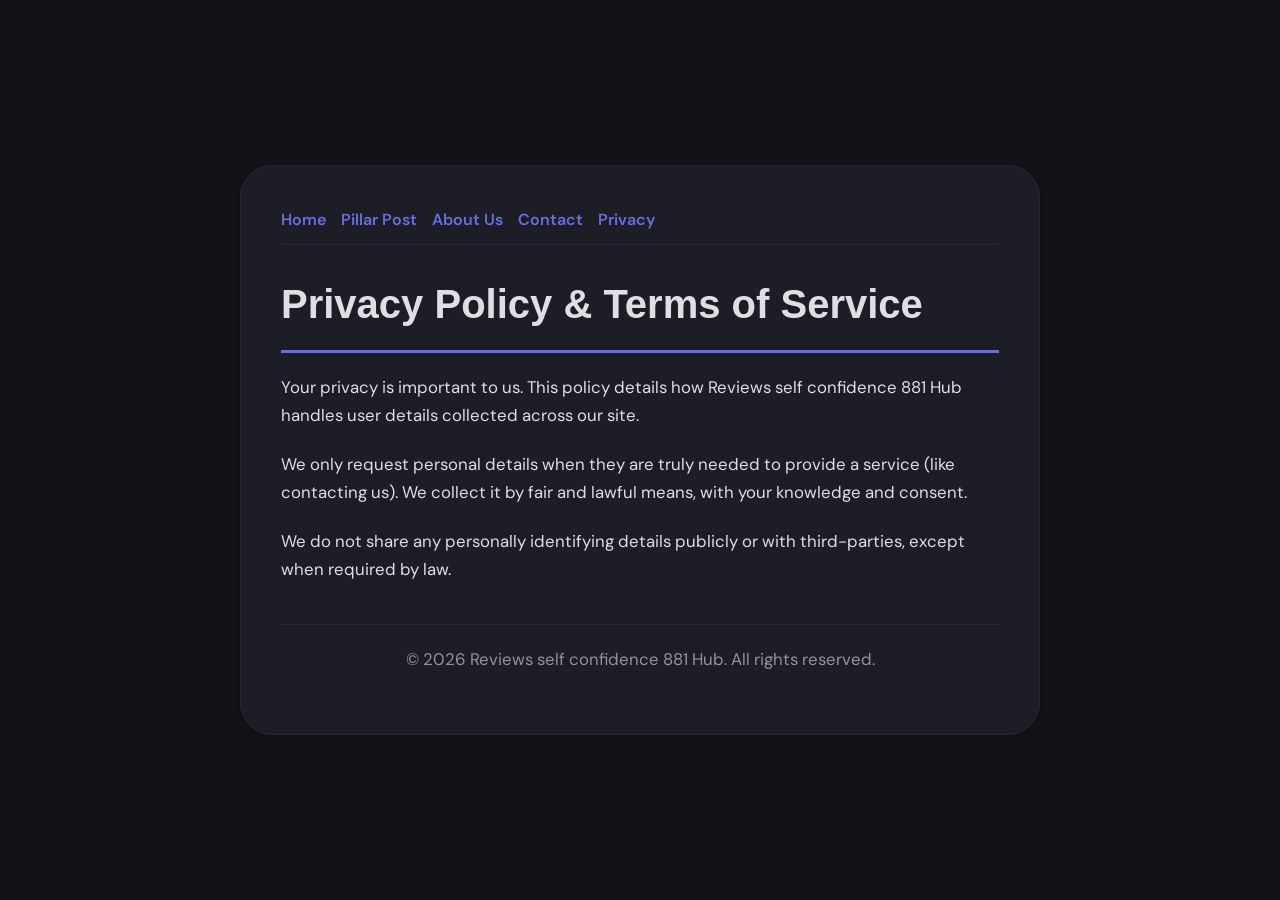
<file: privacy.html>
<!DOCTYPE html>
<html lang="en">
<head>
    <meta charset="UTF-8">
    <meta name="viewport" content="width=device-width, initial-scale=1.0">
    <title>Privacy Policy & Terms of Service - Reviews self confidence 881 Hub</title>
    <meta name="description" content="Your privacy is important to us. This policy details how Reviews self confidence 881 Hub handles user details collected across our site.">
    <meta name="geo.region" content="US-CA" />
    <meta name="geo.placename" content="San Francisco" />
    <meta name="geo.position" content="37.7749;-122.4194" />
    <meta name="ICBM" content="37.7749, -122.4194" />
    <link rel="stylesheet" href="style.css">
</head>
<body>
    
        <div class="container" style="max-width: 800px;">
            <nav style="display: flex; gap: 15px; margin-bottom: 25px; border-bottom: 1px solid var(--border-color); padding-bottom: 10px; overflow-x: auto; flex-wrap: wrap;">
            <a href="index.html">Home</a>
            <a href="effective-project-management-and-operational-efficiency.html">Pillar Post</a>
            <a href="about.html">About Us</a>
            <a href="contact.html">Contact</a>
            <a href="privacy.html">Privacy</a>
        </nav>
            <h1>Privacy Policy & Terms of Service</h1>
            <p>Your privacy is important to us. This policy details how Reviews self confidence 881 Hub handles user details collected across our site.</p>
            <p>We only request personal details when they are truly needed to provide a service (like contacting us). We collect it by fair and lawful means, with your knowledge and consent.</p>
            <p>We do not share any personally identifying details publicly or with third-parties, except when required by law.</p>
            <footer>
                <p>&copy; 2026 Reviews self confidence 881 Hub. All rights reserved.</p>
            </footer>
        </div>
        
</body>
</html>
</file>
<file: style.css>
@import url('https://fonts.googleapis.com/css2?family=Cabinet+Grotesk:wght@700&family=DM+Sans:wght@400;600&display=swap');

:root {
    --bg-color: hsl(237, 12%, 8%);
    --card-bg: hsl(237, 12%, 13%);
    --text-color: hsl(237, 8%, 88%);
    --muted-text: hsl(237, 8%, 60%);
    --primary-color: hsl(237, 70%, 65%);
    --accent-color: hsl(117, 70%, 65%);
    --border-color: hsl(237, 12%, 18%);
    --border-radius: 32px;
    --shadow: 0 4px 6px -1px rgba(0, 0, 0, 0.1), 0 2px 4px -1px rgba(0, 0, 0, 0.06);
    --font-headline: 'Cabinet Grotesk', sans-serif;
    --font-body: 'DM Sans', sans-serif;
}

* {
    box-sizing: border-box;
    margin: 0;
    padding: 0;
}

body {
    background-color: var(--bg-color);
    color: var(--text-color);
    font-family: var(--font-body);
    line-height: 1.7;
    padding: 20px;
    display: flex;
    justify-content: center;
    min-height: 100vh;
}

a {
    color: var(--primary-color);
    text-decoration: none;
    font-weight: 600;
    transition: color 0.2s ease;
}

a:hover {
    color: var(--accent-color);
    text-decoration: underline;
}

.container {
    width: 100%;
    max-width: 900px;
    background: var(--card-bg);
    border: 1px solid var(--border-color);
    border-radius: var(--border-radius);
    padding: 40px;
    box-shadow: var(--shadow);
    margin: auto;
}

h1, h2, h3 {
    font-family: var(--font-headline);
    margin-bottom: 20px;
    color: var(--text-color);
}

h1 {
    font-size: 2.5rem;
    border-bottom: 3px solid var(--primary-color);
    padding-bottom: 12px;
}

p {
    margin-bottom: 20px;
    font-size: 1.05rem;
}

ul {
    margin-bottom: 20px;
    padding-left: 20px;
}

li {
    margin-bottom: 8px;
}

form {
    display: flex;
    flex-direction: column;
    gap: 15px;
    margin-top: 25px;
}

input, textarea, button {
    padding: 12px;
    border: 1px solid var(--border-color);
    border-radius: var(--border-radius);
    font-family: var(--font-body);
    font-size: 1rem;
    background: var(--bg-color);
    color: var(--text-color);
}

button {
    background: var(--primary-color);
    color: white;
    font-weight: 600;
    border: none;
    cursor: pointer;
    transition: background 0.2s ease;
}

button:hover {
    background: var(--accent-color);
}

footer {
    margin-top: 40px;
    border-top: 1px solid var(--border-color);
    padding-top: 20px;
    font-size: 0.9rem;
    color: var(--muted-text);
    text-align: center;
}
</file>
